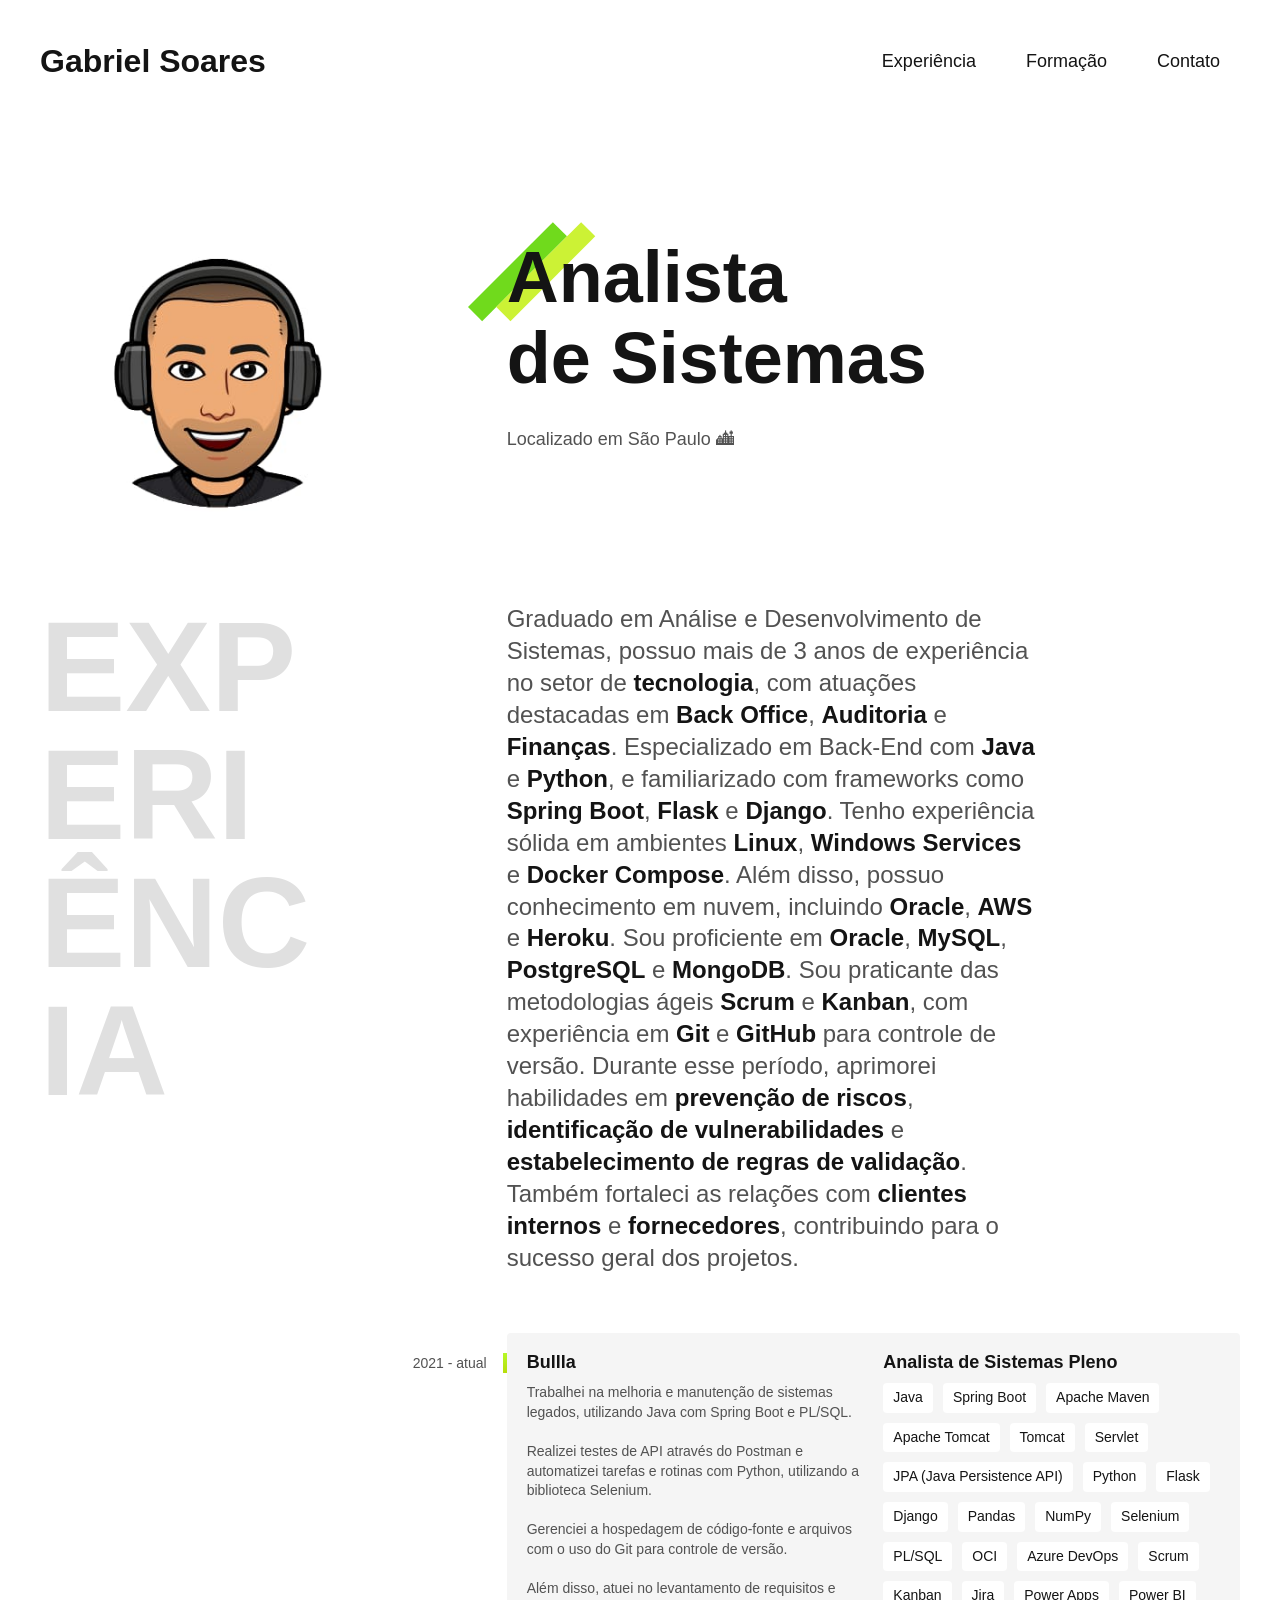
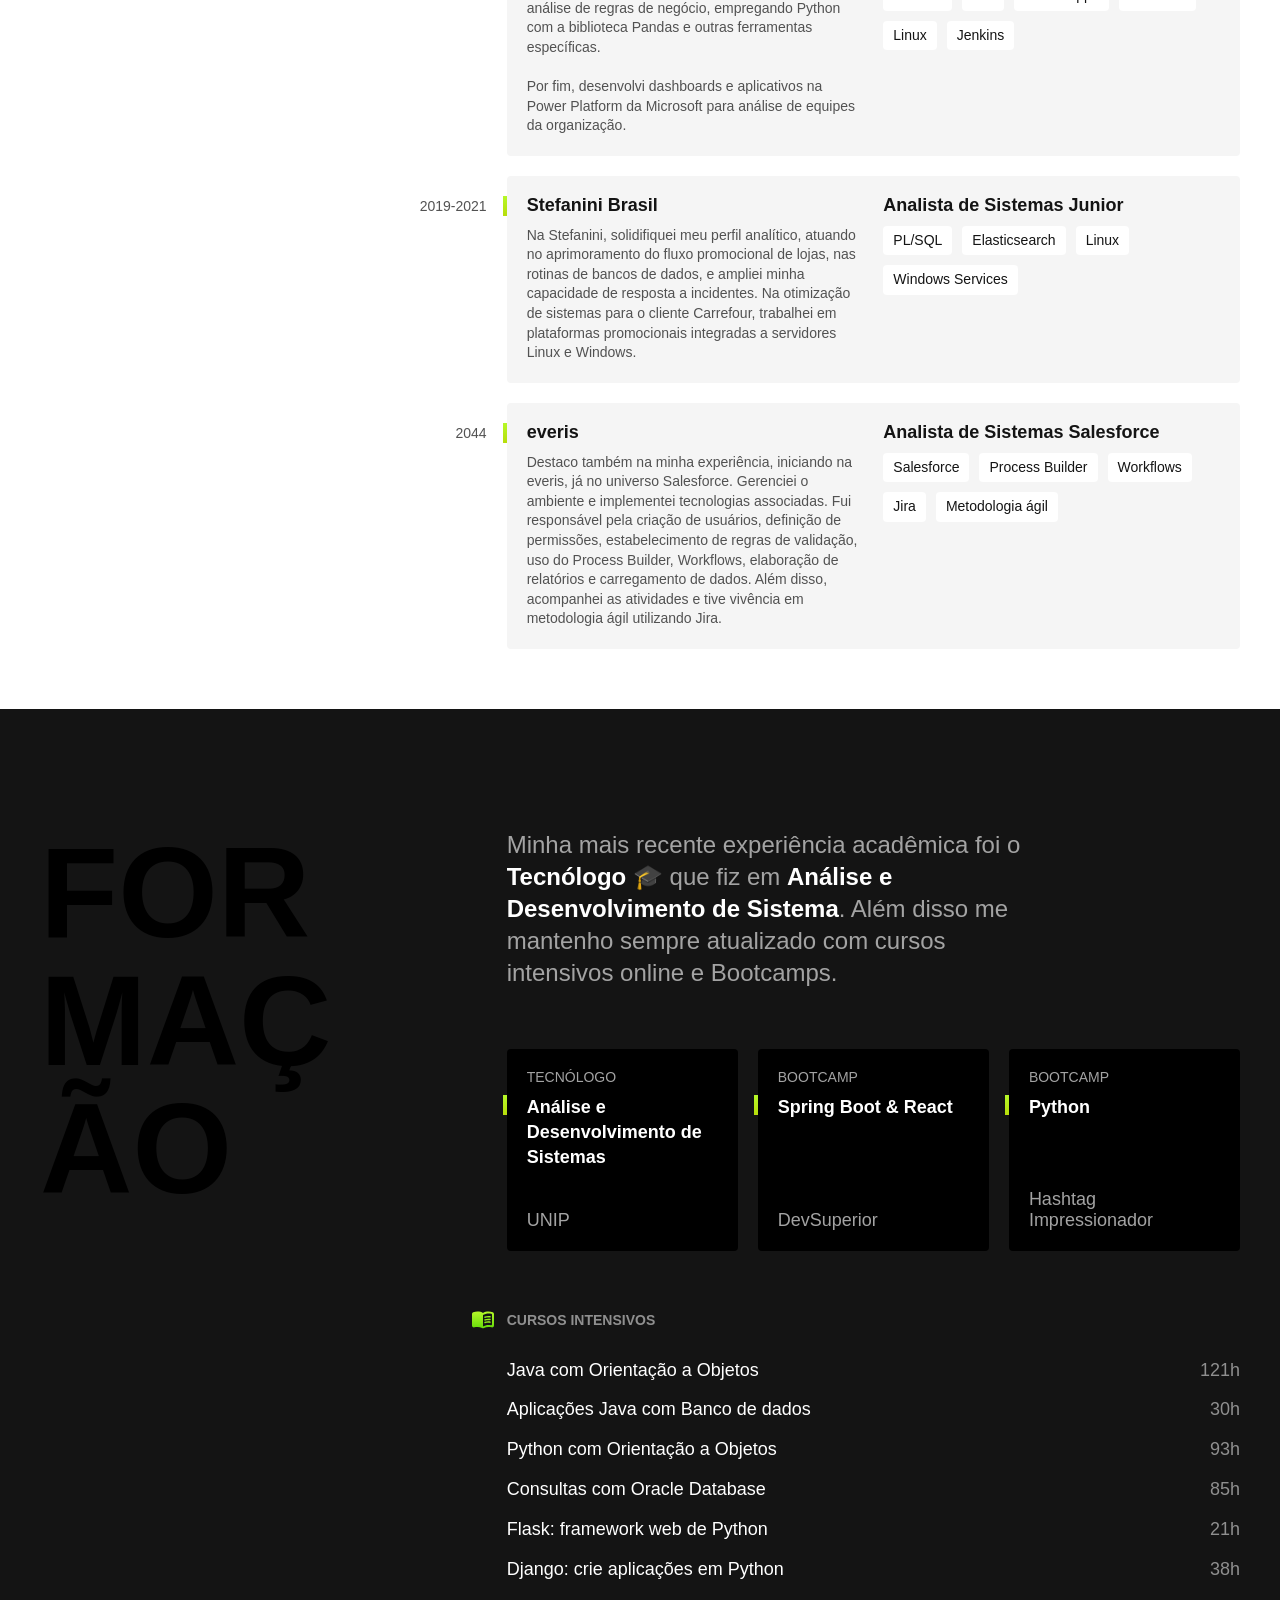
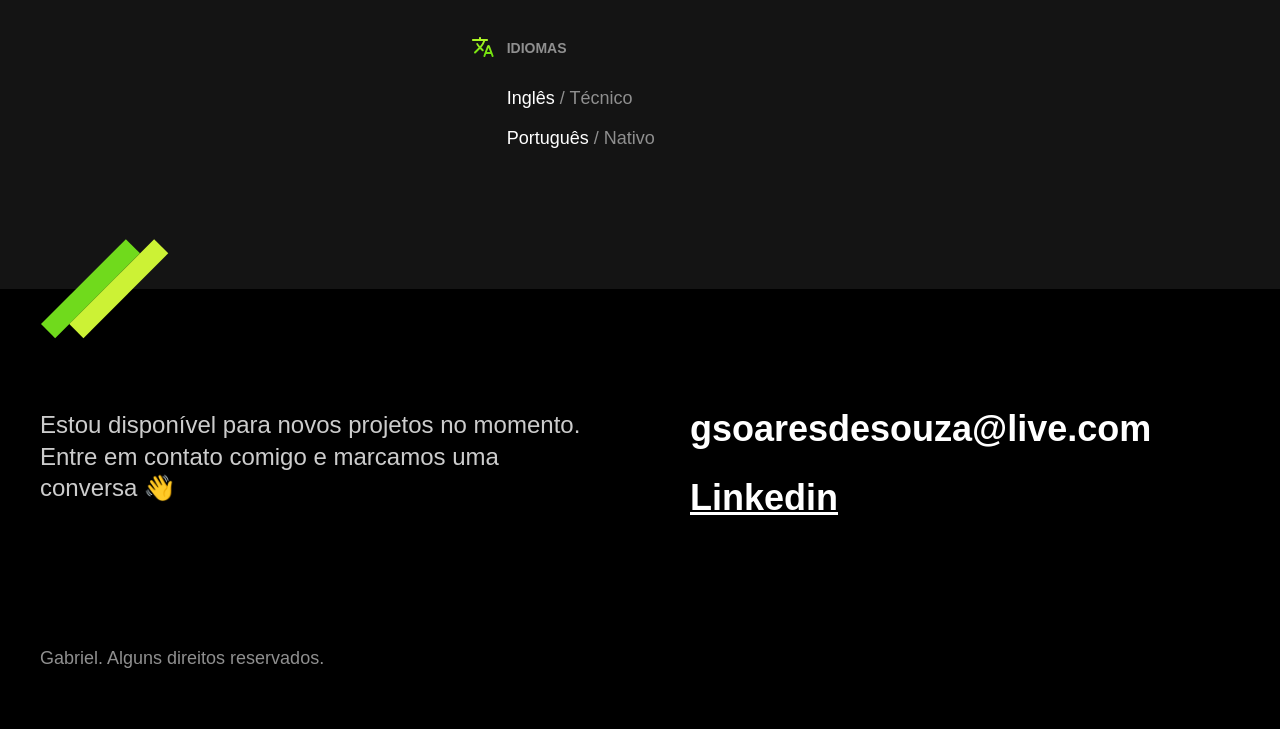
<file: index.html>
<!DOCTYPE html>
<html lang="pt-br">

<head>
  <meta charset="UTF-8">
  <meta name="viewport" content="width=device-width, initial-scale=1.0">
  <title>Gabriel - Analista de Sistemas</title>
  <meta name="description" content="Analista de Sistemas, localizado em São Paulo">
  <link rel="stylesheet" href="./css/style.css">
  <link rel="icon" href="./favicon.svg" type="image/svg+xml">
</head>

<body>

  <header class="header">
    <h1>Gabriel Soares</h1>
    <nav>
      <ul class="header-menu">
        <li><a href="#experiencia">Experiência</a></li>
        <li><a href="#formacao">Formação</a></li>
        <li><a href="#contato">Contato</a></li>
      </ul>
    </nav>
  </header>

  <main class="introducao">
    <img src="./img/foto.jpg" alt="Avatar" width="360" height="520">
    <div>
      <h1>Analista<br> de Sistemas</h1>
      <p>Localizado em São Paulo 🏙</p>
    </div>
  </main>

  <section class="experiencia" id="experiencia" aria-label=Experiência"">
    <h2 class="subtitulo">Experiência</h2>
    <div>
      <p class="experiencia-texto">
        Graduado em Análise e Desenvolvimento de Sistemas, possuo mais de 3 anos de experiência no setor de <strong>tecnologia</strong>, com atuações destacadas em <strong>Back Office</strong>, <strong>Auditoria</strong> e <strong>Finanças</strong>. Especializado em Back-End com <strong>Java</strong> e <strong>Python</strong>, e familiarizado com frameworks como <strong>Spring Boot</strong>, <strong>Flask</strong> e <strong>Django</strong>. Tenho experiência sólida em ambientes <strong>Linux</strong>, <strong>Windows Services</strong> e <strong>Docker Compose</strong>. Além disso, possuo conhecimento em nuvem, incluindo <strong>Oracle</strong>, <strong>AWS</strong> e <strong>Heroku</strong>. Sou proficiente em <strong>Oracle</strong>, <strong>MySQL</strong>, <strong>PostgreSQL</strong> e <strong>MongoDB</strong>. Sou praticante das metodologias ágeis <strong>Scrum</strong> e <strong>Kanban</strong>, com experiência em <strong>Git</strong> e <strong>GitHub</strong> para controle de versão. Durante esse período, aprimorei habilidades em <strong>prevenção de riscos</strong>, <strong>identificação de vulnerabilidades</strong> e <strong>estabelecimento de regras de validação</strong>. Também fortaleci as relações com <strong>clientes internos</strong> e <strong>fornecedores</strong>, contribuindo para o sucesso geral dos projetos.
      </p>

      <div class="empresa">
        <span class="empresa-ano">2021 - atual</span>
        <h3 class="empresa-titulo">Bullla</h3>
        <span class="empresa-titulo">Analista de Sistemas Pleno</span>
        <p class="empresa-texto">Trabalhei na melhoria e manutenção de sistemas legados, utilizando Java com Spring Boot e PL/SQL. </br></br> Realizei testes de API através do Postman e automatizei tarefas e rotinas com Python, utilizando a biblioteca Selenium. </br></br> Gerenciei a hospedagem de código-fonte e arquivos com o uso do Git para controle de versão. </br></br> Além disso, atuei no levantamento de requisitos e análise de regras de negócio, empregando Python com a biblioteca Pandas e outras ferramentas específicas. </br></br> Por fim, desenvolvi dashboards e aplicativos na Power Platform da Microsoft para análise de equipes da organização.</p>
        <ul class="empresa-habilidades">
          <li>Java</li>
          <li>Spring Boot</li>
          <li>Apache Maven</li>
          <li>Apache Tomcat</li>
          <li>Tomcat</li>
          <li>Servlet </li>
          <li>JPA (Java Persistence API)</li>
          <li>Python</li>
          <li>Flask</li>
          <li>Django</li>
          <li>Pandas </li>
          <li>NumPy</li>
          <li>Selenium </li>
          <li>PL/SQL</li>
          <li>OCI</li>
          <li>Azure DevOps</li>
          <li>Scrum</li>
          <li>Kanban</li>
          <li>Jira</li>
          <li>Power Apps</li>
          <li>Power BI</li>
          <li>Linux</li>
          <li>Jenkins</li>
        </ul>
      </div>

      <div class="empresa">
        <span class="empresa-ano">2019-2021</span>
        <h3 class="empresa-titulo">Stefanini Brasil</h3>
        <span class="empresa-titulo">Analista de Sistemas Junior</span>
        <p class="empresa-texto">Na Stefanini, solidifiquei meu perfil analítico, atuando no aprimoramento do fluxo promocional de lojas, nas rotinas de bancos de dados, e ampliei minha capacidade de resposta a incidentes. Na otimização de sistemas para o cliente Carrefour, trabalhei em plataformas promocionais integradas a servidores Linux e Windows.</p>
        <ul class="empresa-habilidades">
          <li>PL/SQL</li>
          <li>Elasticsearch</li>
          <li>Linux</li>
          <li>Windows Services</li>
        </ul>
      </div>

      <div class="empresa">
        <span class="empresa-ano">2044</span>
        <h3 class="empresa-titulo">everis</h3>
        <span class="empresa-titulo">Analista de Sistemas Salesforce</span>
        <p class="empresa-texto">Destaco também na minha experiência, iniciando na everis, já no universo Salesforce. Gerenciei o ambiente e implementei tecnologias associadas. Fui responsável pela criação de usuários, definição de permissões, estabelecimento de regras de validação, uso do Process Builder, Workflows, elaboração de relatórios e carregamento de dados. Além disso, acompanhei as atividades e tive vivência em metodologia ágil utilizando Jira.</p>
        <ul class="empresa-habilidades">
          <li>Salesforce</li>
          <li>Process Builder</li>
          <li>Workflows</li>
          <li>Jira</li>
          <li>Metodologia ágil</li>
        </ul>
      </div>

    </div>
  </section>

  <section class="formacao" id="formacao" arial-label="Formação">
    <div class="formacao-container">
      <h2 class="subtitulo">Formação</h2>

      <div>
        <p class="formacao-texto">
          Minha mais recente experiência acadêmica foi o <strong>Tecnólogo</strong> 🎓 que fiz em <strong>Análise e Desenvolvimento de Sistema</strong>. Além disso me mantenho sempre atualizado com cursos intensivos online e Bootcamps.
        </p>

        <ul class="faculdade-lista">
          <li class="faculdade">
            <span class="faculdade-tipo">Tecnólogo</span>
            <h3 class="faculdade-curso">Análise e Desenvolvimento de Sistemas</h3>
            <span class="faculdade-instituicao">UNIP</span>
          </li>
          <li class="faculdade">
            <span class="faculdade-tipo">Bootcamp</span>
            <h3 class="faculdade-curso">Spring Boot & React</h3>
            <span class="faculdade-instituicao">DevSuperior</span>
          </li>
          <li class="faculdade">
            <span class="faculdade-tipo">Bootcamp</span>
            <h3 class="faculdade-curso">Python</h3>
            <span class="faculdade-instituicao">Hashtag Impressionador</span>
          </li>
        </ul>

        <div class="formacao-extra">
          <div class="cursos">
            <h3>Cursos Intensivos</h3>
            <ul>
              <li>Java com Orientação a Objetos<span>121h</span></li>
              <li>Aplicações Java com Banco de dados<span>30h</span></li>
              <li>Python com Orientação a Objetos<span>93h</span></li>
              <li>Consultas com Oracle Database<span>85h</span></li>
              <li>Flask: framework web de Python<span>21h</span></li>
              <li>Django: crie aplicações em Python<span>38h</span></li>
            </ul>
          </div>

          <div class="idiomas">
            <h3>Idiomas</h3>
            <ul>
              <li>Inglês <span>/ Técnico</span></li>
              <li>Português <span>/ Nativo</span></li>
            </ul>
          </div>

        </div>
      </div>
    </div>
  </section>

  <footer class="footer" id="contato">
    <div class="footer-container">
      <p class="footer-texto">Estou disponível para novos projetos no momento. Entre em contato comigo e marcamos uma conversa 👋</p>
      <ul class="footer-contato">
        <li>gsoaresdesouza@live.com</li>
        <li><a href="https://www.linkedin.com/in/gsoaresdesouza/">Linkedin</a></li>
      </ul>
      <p class="footer-copy">Gabriel. Alguns direitos reservados.</p>
    </div>
  </footer>

</body>

</html>
</file>
<file: css/style.css>
@import './global.css';
@import './header.css';
@import './introducao.css';
@import './experiencia.css';
@import './formacao.css';
@import './footer.css';
</file>
